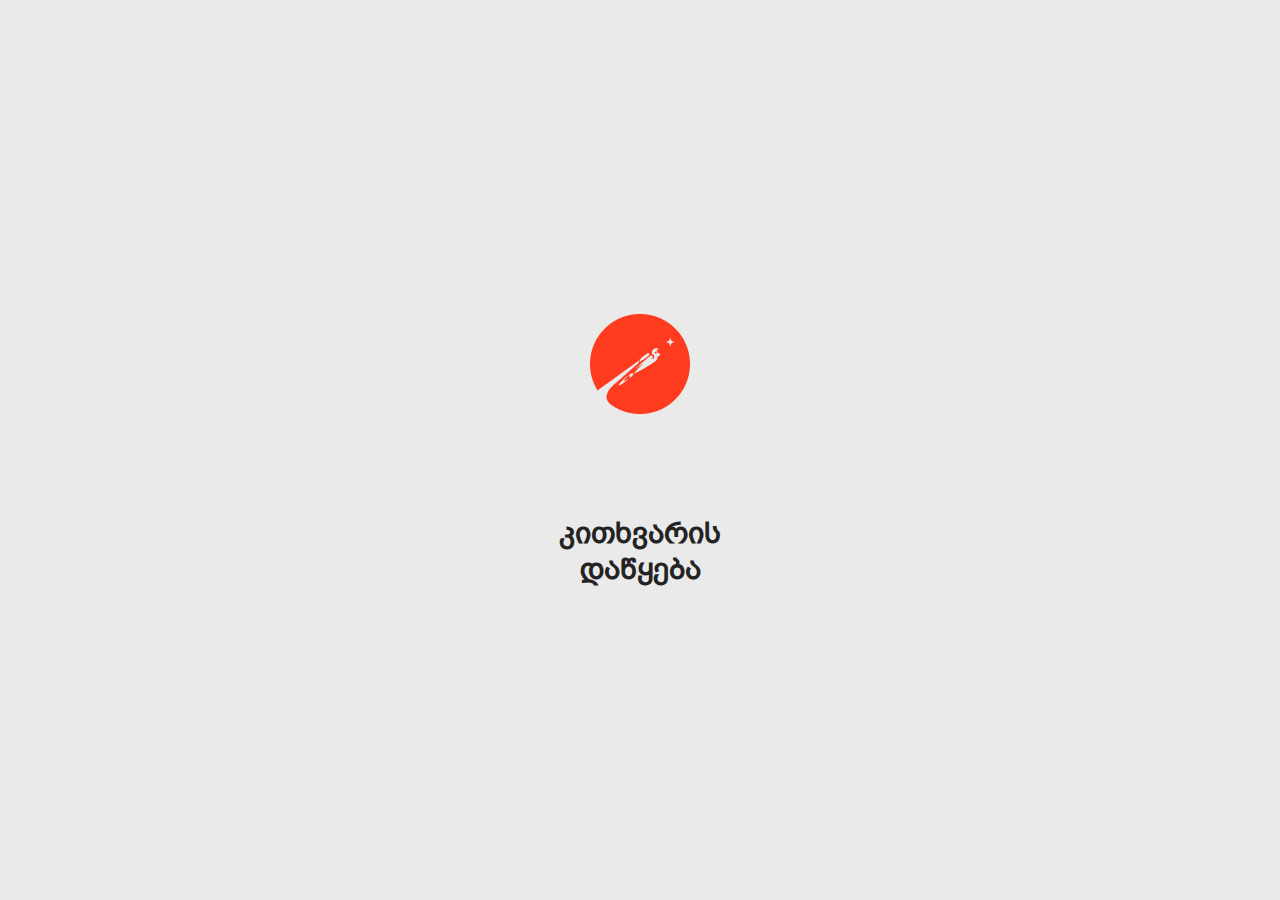
<file: index.html>
<!DOCTYPE html>
<html lang="en">
  <head>
    <meta charset="UTF-8" />
    <meta http-equiv="X-UA-Compatible" content="IE=edge" />
    <meta name="viewport" content="width=device-width, initial-scale=1.0" />
    <link rel="stylesheet" href="./common.css" />
    <link rel="stylesheet" href="./index.css" />
    <title>COVID-QUESTIONARY</title>
  </head>
  <body>
    <img src="./assets/logo.png" alt="company logo" class="logo" />

    <a href="./pages/Personal/personal.html" class="start-btn"
      >კითხვარის <br />
      დაწყება</a
    >
  </body>
</html>
</file>
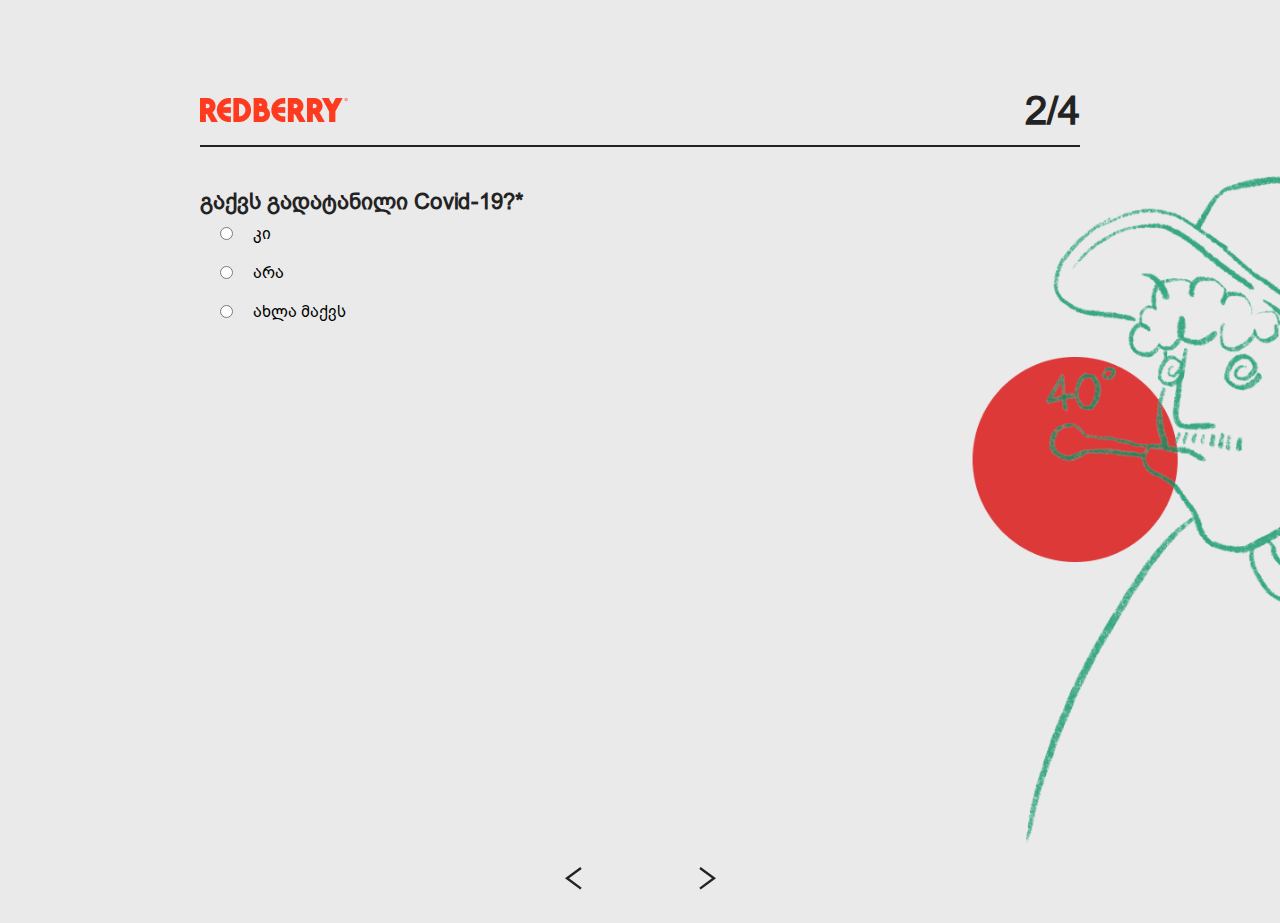
<file: pages/Covid/covid.html>
<!DOCTYPE html>
<html lang="en">
  <head>
    <meta charset="UTF-8" />
    <meta http-equiv="X-UA-Compatible" content="IE=edge" />
    <meta name="viewport" content="width=device-width, initial-scale=1.0" />
    <link rel="stylesheet" href="../../common.css" />
    <link rel="stylesheet" href="./covid.css" />
    <title>COVID-QUESTIONARY</title>
  </head>
  <body>
    <main>
      <header>
        <div class="header-top">
          <img src="../../assets/title.png" alt="company title" />
          <span>2/4</span>
        </div>
        <hr />
      </header>
      <section class="content">
        <form>
          <h2>გაქვს გადატანილი Covid-19?*</h2>
          <div class="input-box">
            <input type="radio" name="covid_status" id="covid_yes" />
            <label for="covid_yes">კი</label>
          </div>
          <div class="input-box">
            <input type="radio" name="covid_status" id="covid_no" />
            <label for="covid_no">არა</label>
          </div>
          <div class="input-box">
            <input type="radio" name="covid_status" id="covid_now" />
            <label for="covid_now">ახლა მაქვს</label>
          </div>
          <h2 class="test-question">ანტისხეულების ტესტი გაქვს გაკეთებული?*</h2>
          <div class="input-box test-box">
            <input type="radio" name="test_status" id="test_yes" />
            <label for="test_yes">კი</label>
          </div>
          <div class="input-box test-box">
            <input type="radio" name="test_status" id="test_no" />
            <label for="test_no">არა</label>
          </div>
          <h2 class="test-amount-title">
            თუ გახსოვს, გთხოვ მიუთითე ტესტის მიახლოებითი რიცხვი და ანტისხეულების
            რაოდენობა*
          </h2>
          <input
            type="text"
            name="test_date"
            id="test_date"
            placeholder="რიცხვი"
          />
          <input
            type="text"
            name="amount"
            id="amount"
            placeholder="ანტისხეულების რაოდენობა"
          />
          <h2 class="covid-date">
            მიუთითე მიახლოებითი პერიოდი (დღე/თვე/წელი) როდის გქონდა Covid-19*
          </h2>
          <input
            type="text"
            name="covid-date"
            id="covid-date"
            placeholder="ანტისხეულების რაოდენობა"
          />
        </form>
        <img
          src="../../assets/temperature.png"
          alt="thermometer"
          class="info-img"
        />
      </section>
      <div class="buttons">
        <button class="next-btn" onclick="onPreviousPage()">
          <svg
            width="18"
            height="23"
            viewBox="0 0 18 23"
            fill="none"
            xmlns="http://www.w3.org/2000/svg"
          >
            <path
              d="M17 1L3 11.3158L17 21.6316"
              stroke="#232323"
              stroke-width="2.4"
            />
          </svg>
        </button>
        <button class="next-btn" onclick="onNextPage()">
          <svg
            width="18"
            height="23"
            viewBox="0 0 18 23"
            fill="none"
            xmlns="http://www.w3.org/2000/svg"
          >
            <path
              d="M1 1L15 11.3158L1 21.6316"
              stroke="#232323"
              stroke-width="2.4"
            />
          </svg>
        </button>
      </div>
    </main>
    <script src="./covid.js"></script>
  </body>
</html>
</file>
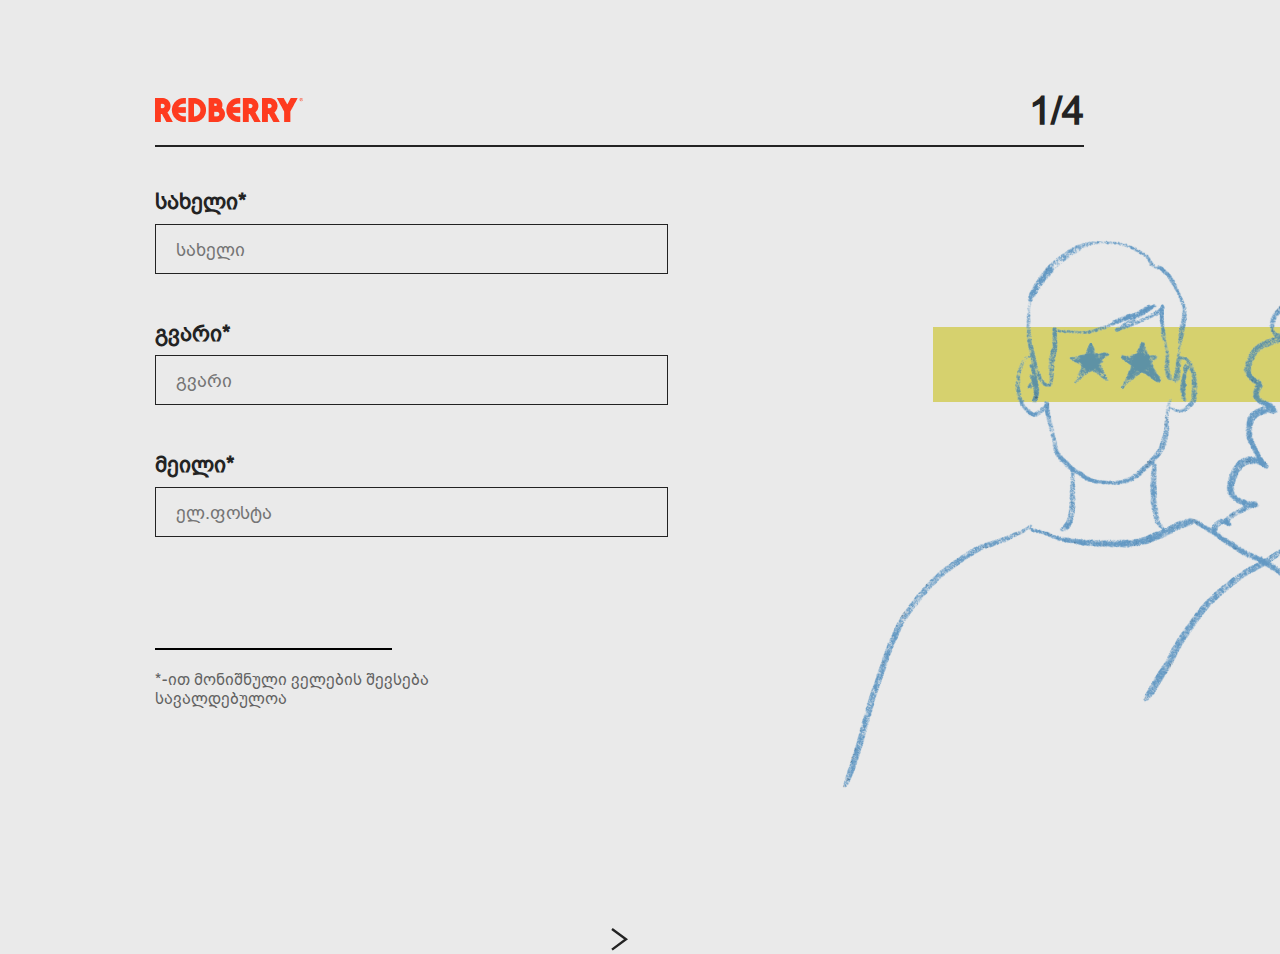
<file: pages/Personal/personal.html>
<!DOCTYPE html>
<html lang="en">
  <head>
    <meta charset="UTF-8" />
    <meta http-equiv="X-UA-Compatible" content="IE=edge" />
    <meta name="viewport" content="width=device-width, initial-scale=1.0" />
    <link rel="stylesheet" href="../../common.css" />
    <link rel="stylesheet" href="./personal.css" />
    <title>COVID-QUESTIONARY</title>
  </head>
  <body>
    <main>
      <header>
        <div class="header-top">
          <img src="../../assets/title.png" alt="company title" />
          <span>1/4</span>
        </div>
        <hr />
      </header>
      <section class="content">
        <form>
          <label for="name">სახელი*</label>
          <input type="text" id="name" name="name" placeholder="სახელი" />
          <div class="error-box">
            <p class="error" id="name-error"></p>
          </div>
          <label for="surname">გვარი*</label>
          <input type="text" id="surname" name="surname" placeholder="გვარი" />
          <div class="error-box">
            <p class="error" id="surname-error"></p>
          </div>
          <label for="email">მეილი*</label>
          <input type="email" id="email" name="email" placeholder="ელ.ფოსტა" />
          <div class="error-box">
            <p class="error" id="email-error"></p>
          </div>
          <hr />
          <p class="warning">
            *-ით მონიშნული ველების შევსება <br />სავალდებულოა
          </p>
        </form>
        <img src="../../assets/persons.png" alt="people" class="info-img" />
      </section>
      <button class="next-btn" onclick="onNextPage()">
        <svg
          width="18"
          height="23"
          viewBox="0 0 18 23"
          fill="none"
          xmlns="http://www.w3.org/2000/svg"
        >
          <path
            d="M1 1L15 11.3158L1 21.6316"
            stroke="#232323"
            stroke-width="2.4"
          />
        </svg>
      </button>
    </main>
    <script src="../../main.js" type="module"></script>
    <script src="./personal.js" type="module"></script>
  </body>
</html>
</file>
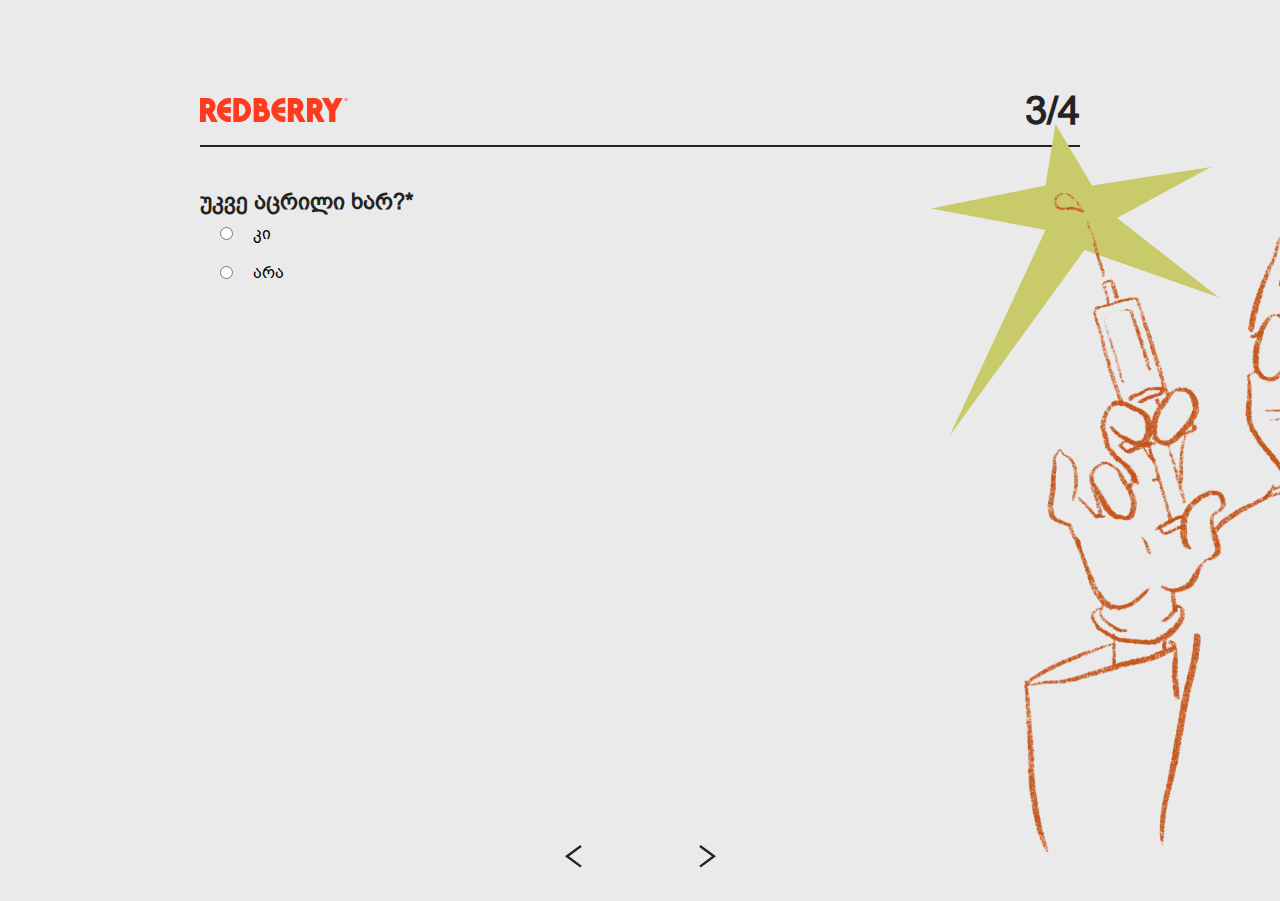
<file: pages/Vaccine/vaccine.html>
<!DOCTYPE html>
<html lang="en">
  <head>
    <meta charset="UTF-8" />
    <meta http-equiv="X-UA-Compatible" content="IE=edge" />
    <meta name="viewport" content="width=device-width, initial-scale=1.0" />
    <link rel="stylesheet" href="../../common.css" />
    <link rel="stylesheet" href="./vaccine.css" />
    <title>COVID-QUESTIONARY</title>
  </head>
  <body>
    <main>
      <header>
        <div class="header-top">
          <img src="../../assets/title.png" alt="company title" />
          <span>3/4</span>
        </div>
        <hr />
      </header>
      <section class="content">
        <form>
          <h2>უკვე აცრილი ხარ?*</h2>
          <div class="input-box">
            <input type="radio" name="vaccine_status" id="vaccine_yes" />
            <label for="vaccine_status">კი</label>
          </div>
          <div class="input-box">
            <input type="radio" name="vaccine_status" id="vaccine_no" />
            <label for="vaccine_status">არა</label>
          </div>
          <h2 class="level-question">აირჩიე რა ეტაპზე ხარ*</h2>
          <div class="input-box level-box">
            <input type="radio" name="test_status" id="test_first" />
            <label for="test_yes"
              >პირველი დოზა და დარეგისტრირებული ვარ მეორეზე</label
            >
          </div>
          <div class="input-box level-box">
            <input type="radio" name="test_status" id="test_full" />
            <label for="test_no">სრულად აცრილი ვარ</label>
          </div>
          <div class="input-box level-box">
            <input type="radio" name="test_status" id="test_wait" />
            <label for="test_no"
              >პირველი დოზა და არ დავრეგისტრირებულვარ მეორეზე</label
            >
          </div>
          <h2 class="wait-question">რას ელოდები?*</h2>
          <div class="input-box wait-box">
            <input type="radio" name="status" id="register" />
            <label for="test_yes"
              >დარეგისტრირებული ვარ და ველოდები რიცხვს</label
            >
          </div>
          <div class="input-box wait-box">
            <input type="radio" name="status" id="no" />
            <label for="test_no">არ ვგეგმავ</label>
          </div>
          <div class="input-box wait-box">
            <input type="radio" name="status" id="wait" />
            <label for="test_no">გადატანილი მაქვს და ვგეგმავ აცრას</label>
          </div>
        </form>
        <img src="../../assets/doctor.png" alt="thermometer" class="info-img" />
      </section>
      <div class="buttons">
        <button class="next-btn" onclick="onPreviousPage()">
          <svg
            width="18"
            height="23"
            viewBox="0 0 18 23"
            fill="none"
            xmlns="http://www.w3.org/2000/svg"
          >
            <path
              d="M17 1L3 11.3158L17 21.6316"
              stroke="#232323"
              stroke-width="2.4"
            />
          </svg>
        </button>
        <button class="next-btn" onclick="onNextPage()">
          <svg
            width="18"
            height="23"
            viewBox="0 0 18 23"
            fill="none"
            xmlns="http://www.w3.org/2000/svg"
          >
            <path
              d="M1 1L15 11.3158L1 21.6316"
              stroke="#232323"
              stroke-width="2.4"
            />
          </svg>
        </button>
      </div>
    </main>
    <script src="../../main.js" type="module"></script>
    <script src="./vaccine.js" type="module"></script>
  </body>
</html>
</file>
<file: common.css>
@font-face {
  font-family: "BPG Arial";
  src: url(./assets/font/bpg_arial_2009.ttf) format("opentype");
}

* {
  margin: 0;
  padding: 0;
  box-sizing: border-box;
  font-family: "BPG Arial";
}

:root {
  --background: #eaeaea;
  --darkText: #232323;
  --dark: #000000;
  --warning: #626262;
  --error: #f15524;
  --green: rgba(32, 130, 152, 1);
}

body {
  max-width: 100vw;
  height: 100vh;
  background-color: var(--background);
}

main {
  width: 100%;
  height: 100%;
  padding: 90px 196px 104px 155px;
  display: flex;
  flex-direction: column;
}

header,
.header-top {
  width: 100%;
}

.header-top {
  display: flex;
  justify-content: space-between;
  align-items: center;
}

.header-top span {
  font-weight: 700;
  font-size: 40px;
  line-height: 40px;
  color: var(--darkText);
}

header hr {
  border: 1.8px solid var(--darkText);
  margin-top: 15px;
}

.content {
  display: flex;
}
</file>
<file: index.css>
body {
  display: flex;
  flex-direction: column;
  justify-content: center;
  align-items: center;
  gap: 101px;
}

.logo {
  width: 100px;
}

.start-btn {
  font-size: 30px;
  line-height: 36px;
  font-weight: 700;
  text-decoration: none;
  color: var(--darkText);
  text-align: center;
}
</file>
<file: pages/Covid/covid.css>
main {
  padding: 90px 200px 0 200px;
}

form {
  display: flex;
  flex-direction: column;
  margin-top: 42px;
  min-width: 600px;
}

form h2 {
  font-weight: 700;
  font-size: 22px;
  line-height: 26.55px;
  color: var(--darkText);
  margin-bottom: 8px;
}

form hr {
  width: 237px;
  border: 0.8px solid var(--dark);
  margin-top: 64px;
}

.info-img {
  margin-left: 100px;
  margin-top: -23px;
  width: 850px;
}

.warning {
  font-weight: 400;
  font-size: 16px;
  line-height: 19.31px;
  margin-top: 20px;
  color: var(--warning);
}

.next-btn {
  background: transparent;
  border: none;
  cursor: pointer;
}

.error-box {
  width: fit-content;
  height: 20px;
  margin-bottom: 27px;
}

.error {
  font-weight: 400;
  font-size: 16px;
  line-height: 19.31px;
  color: var(--error);
}

.input-box {
  display: flex;
  align-items: center;
  gap: 20px;
  margin-left: 20px;
  margin-bottom: 19px;
}

.test-question {
  margin-top: 20px;
  display: none;
}

.test-question.active {
  display: block;
}

.test-box {
  display: none;
}

.test-box.active {
  display: flex;
}

.buttons {
  margin: auto;
  margin-top: -56px;
  display: flex;
  gap: 117px;
}

form input[type="text"] {
  margin-top: 8px;
  width: 513px;
  height: 50px;
  font-weight: 400;
  font-size: 18px;
  line-height: 21.73px;
  color: var(--darkText);
  outline: none;
  border: 0.8px solid var(--darkText);
  background: transparent;
  padding: 11px 20px 9px 20px;
  margin-left: 20px;
  display: none;
}

form input[type="text"].active {
  display: block;
}

.test-amount-title {
  display: none;
}

.test-amount-title.active {
  display: block;
}
.covid-date {
  display: none;
}

.covid-date.active {
  display: block;
}
</file>
<file: pages/Personal/personal.css>
form {
  display: flex;
  flex-direction: column;
  margin-top: 42px;
}

form label {
  font-weight: 700;
  font-size: 22px;
  line-height: 26.55px;
  color: var(--darkText);
}

form input {
  margin-top: 8px;
  width: 513px;
  height: 50px;
  font-weight: 400;
  font-size: 18px;
  line-height: 21.73px;
  color: var(--darkText);
  outline: none;
  border: 0.8px solid var(--darkText);
  background: transparent;
  padding: 11px 20px 9px 20px;
}

form hr {
  width: 237px;
  border: 0.8px solid var(--dark);
  margin-top: 64px;
}

.info-img {
  margin-left: 138px;
  margin-top: -50px;
}

.warning {
  font-weight: 400;
  font-size: 16px;
  line-height: 19.31px;
  margin-top: 20px;
  color: var(--warning);
}

.next-btn {
  background: transparent;
  border: none;
  cursor: pointer;
}

.error-box {
  width: fit-content;
  height: 20px;
  margin-bottom: 27px;
}

.error {
  font-weight: 400;
  font-size: 16px;
  line-height: 19.31px;
  color: var(--error);
}
</file>
<file: pages/Vaccine/vaccine.css>
main {
  padding: 90px 200px 0 200px;
}

form {
  display: flex;
  flex-direction: column;
  margin-top: 42px;
  min-width: 600px;
}

form h2 {
  font-weight: 700;
  font-size: 22px;
  line-height: 26.55px;
  color: var(--darkText);
  margin-bottom: 8px;
}

form hr {
  width: 237px;
  border: 0.8px solid var(--dark);
  margin-top: 64px;
}

.info-img {
  margin-left: 100px;
  margin-top: -23px;
  width: 850px;
}

.warning {
  font-weight: 400;
  font-size: 16px;
  line-height: 19.31px;
  margin-top: 20px;
  color: var(--warning);
}

.next-btn {
  background: transparent;
  border: none;
  cursor: pointer;
}

.error-box {
  width: fit-content;
  height: 20px;
  margin-bottom: 27px;
}

.error {
  font-weight: 400;
  font-size: 16px;
  line-height: 19.31px;
  color: var(--error);
}

.input-box {
  display: flex;
  align-items: center;
  gap: 20px;
  margin-left: 20px;
  margin-bottom: 19px;
}

.level-box,
.wait-box,
.level-question,
.wait-question {
  display: none;
}

.wait-box.active,
.level-box.active,
.level-question.active,
.wait-question.active {
  display: flex;
}

.buttons {
  margin: auto;
  margin-top: -56px;
  display: flex;
  gap: 117px;
}

form input[type="text"] {
  margin-top: 8px;
  width: 513px;
  height: 50px;
  font-weight: 400;
  font-size: 18px;
  line-height: 21.73px;
  color: var(--darkText);
  outline: none;
  border: 0.8px solid var(--darkText);
  background: transparent;
  padding: 11px 20px 9px 20px;
  margin-left: 20px;
}

form input[type="text"].active {
  display: block;
}
</file>
